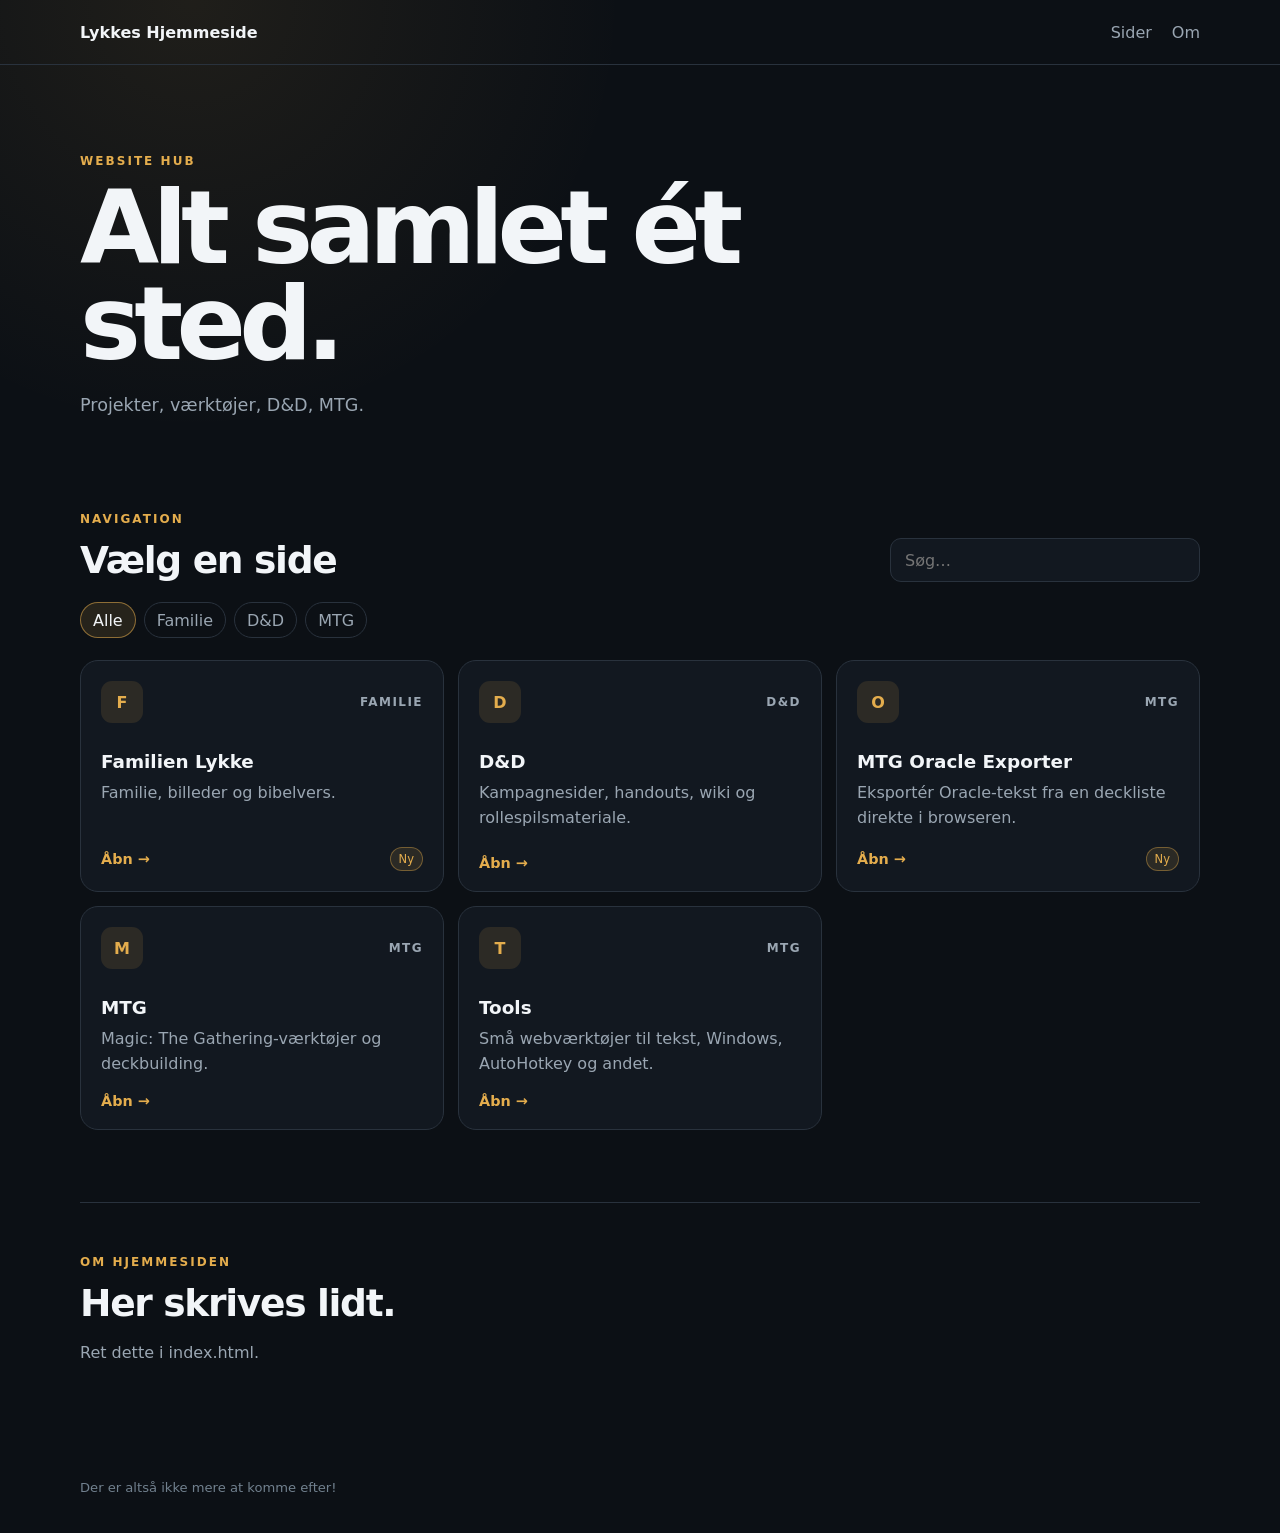
<file: index.html>
<!doctype html>
<html lang="da">
<head>
  <meta charset="utf-8">
  <meta name="viewport" content="width=device-width, initial-scale=1">
  <meta name="description" content="Samlet hub for projekter og værktøjer.">
  <title>Hub</title>
  <link rel="stylesheet" href="style.css">
</head>
<body>
  <header class="topbar">
    <a class="brand" id="brand" href="./">Hub</a>
    <nav><a href="#pages">Sider</a><a href="#about">Om</a></nav>
  </header>

  <main>
    <section class="hero">
      <p class="eyebrow" id="eyebrow"></p>
      <h1 id="title"></h1>
      <p class="intro" id="tagline"></p>
    </section>

    <section class="hub" id="pages">
      <div class="section-head">
        <div>
          <p class="eyebrow">NAVIGATION</p>
          <h2>Vælg en side</h2>
        </div>
        <input id="search" type="search" placeholder="Søg…" aria-label="Søg i sider">
      </div>

      <div id="filters" class="filters"></div>
      <div id="grid" class="grid"></div>
      <p id="empty" class="empty hidden">Ingen sider matcher.</p>
    </section>

    <section class="about" id="about">
      <p class="eyebrow">OM HJEMMESIDEN</p>
      <h2>Her skrives lidt.</h2>
      <p>Ret dette i index.html.</p>
    </section>
  </main>

  <footer id="footer"></footer>

  <script src="pages.js"></script>
  <script src="app.js"></script>
</body>
</html>
</file>
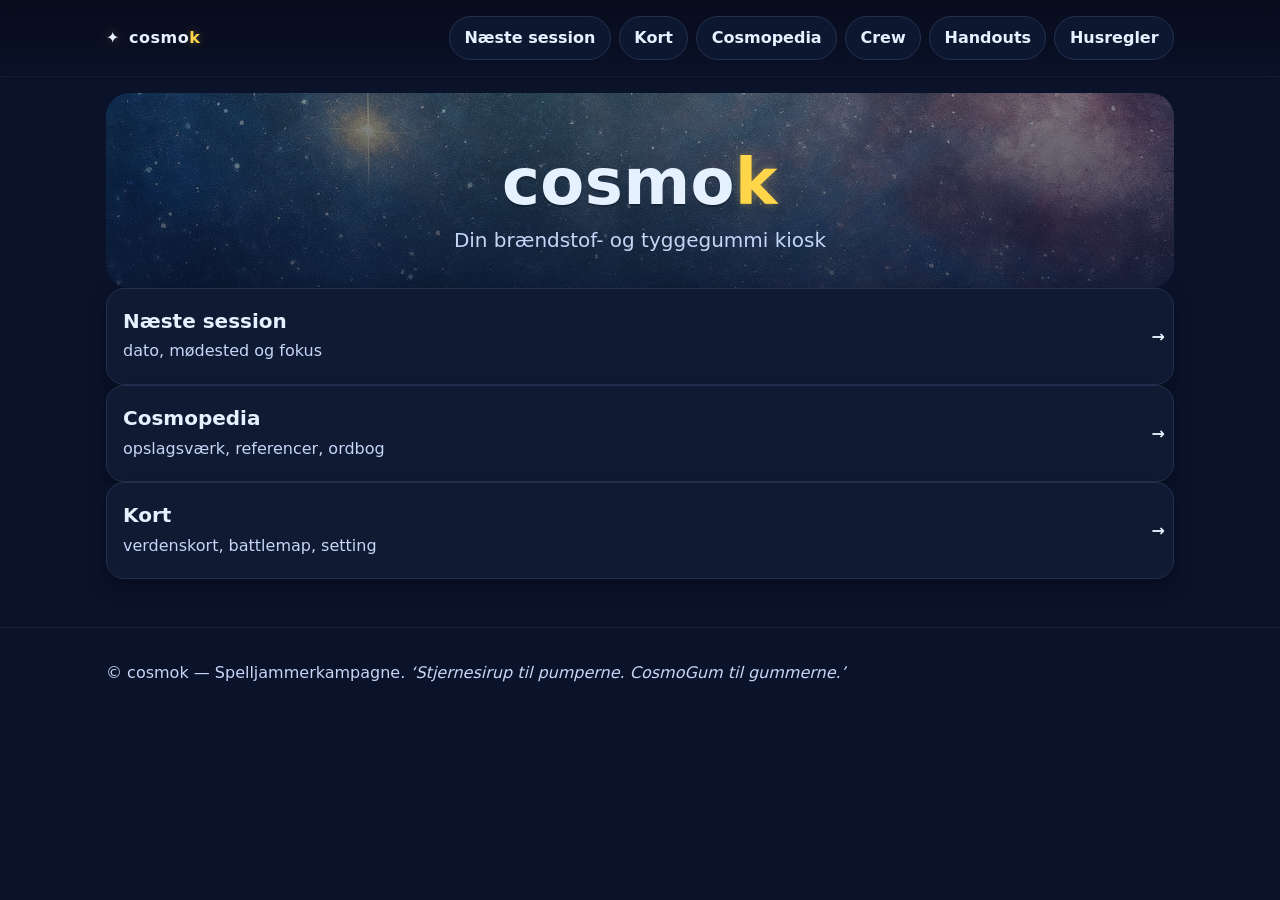
<file: DnD/Website/index.html>
<!doctype html>
<html lang="da">
<head>
  <meta charset="utf-8" />
  <meta name="viewport" content="width=device-width, initial-scale=1" />
  <title>cosmok — Din brændstof & tyggegummi kiosk</title>
  <meta name="description" content="cosmok: Spelljammer-kiosk for kampagnen. Næste session, Cosmipedia og kort — alt samlet ét sted." />
  <meta property="og:title" content="cosmok" />
  <meta property="og:description" content="Din brændstof & tyggegummi kiosk til Spelljammer-kampagnen." />
  <meta property="og:type" content="website" />
  <meta name="twitter:card" content="summary" />
  <link rel="icon" href="assets/favicon.svg">
  <link rel="stylesheet" href="assets/css/base.css" />
</head>
<body>
  <a class="skip-link" href="#main">Spring til indhold</a>

  <header class="site-header" role="banner">
    <div class="wrap">
      <a class="brand" href="./" aria-label="cosmok forside">
        <span class="icon" aria-hidden="true">✦</span>
        <span class="wordmark">cosmo<span class="mark">k</span></span>
      </a>
      <nav class="site-nav" aria-label="Global navigation">
        <ul>
          <li><a href="next/">Næste session</a></li>
          <li><a href="map/">Kort</a></li>
          <li><a href="wiki/">Cosmopedia</a></li>
          <li><a href="crew/">Crew</a></li>
          <li><a href="handouts/">Handouts</a></li>
          <li><a href="rules/">Husregler</a></li>
        </ul>
      </nav>
    </div>
  </header>

  <main id="main" class="wrap">
    <section class="hero">
      <h1 class="hero-title">cosmo<span class="mark">k</span></h1>
      <p class="hero-tag">Din brændstof- og tyggegummi kiosk</p>
    </section>

    <!-- <section aria-labelledby="quicklinks-title" class="card-grid"> 
      <h2 id="quicklinks-title" class="sr-only">Hurtig adgang</h2> -->

      <a class="card link-card" href="next/" aria-label="Næste session: dato, mødested og fokus">
        <div class="card-body">
          <h3 class="card-title">Næste session</h3>
          <p class="card-text">dato, mødested og fokus</p>
        </div>
        <span class="card-cta" aria-hidden="true">→</span>
      </a>

      <a class="card link-card" href="wiki/" aria-label="Cosmipedia: Opslagsværk, wiki">
        <div class="card-body">
          <h3 class="card-title">Cosmopedia</h3>
          <p class="card-text">opslagsværk, referencer, ordbog</p>
        </div>
        <span class="card-cta" aria-hidden="true">→</span>
      </a>

      <a class="card link-card" href="map/" aria-label="Kort: verdenskort, links mv.">
        <div class="card-body">
          <h3 class="card-title">Kort</h3>
          <p class="card-text">verdenskort, battlemap, setting</p>
        </div>
        <span class="card-cta" aria-hidden="true">→</span>
      </a>
    </section>
  </main>

  <footer class="site-footer">
    <div class="wrap">
      <p>© cosmok — Spelljammerkampagne. <em>‘Stjernesirup til pumperne. CosmoGum til gummerne.’</em></p>
      <!-- <p><a href="mailto:kasper.lykke.n@gmail.com">Kontakt DM</a></p> -->
    </div>
  </footer>
</body>
</html>
</file>
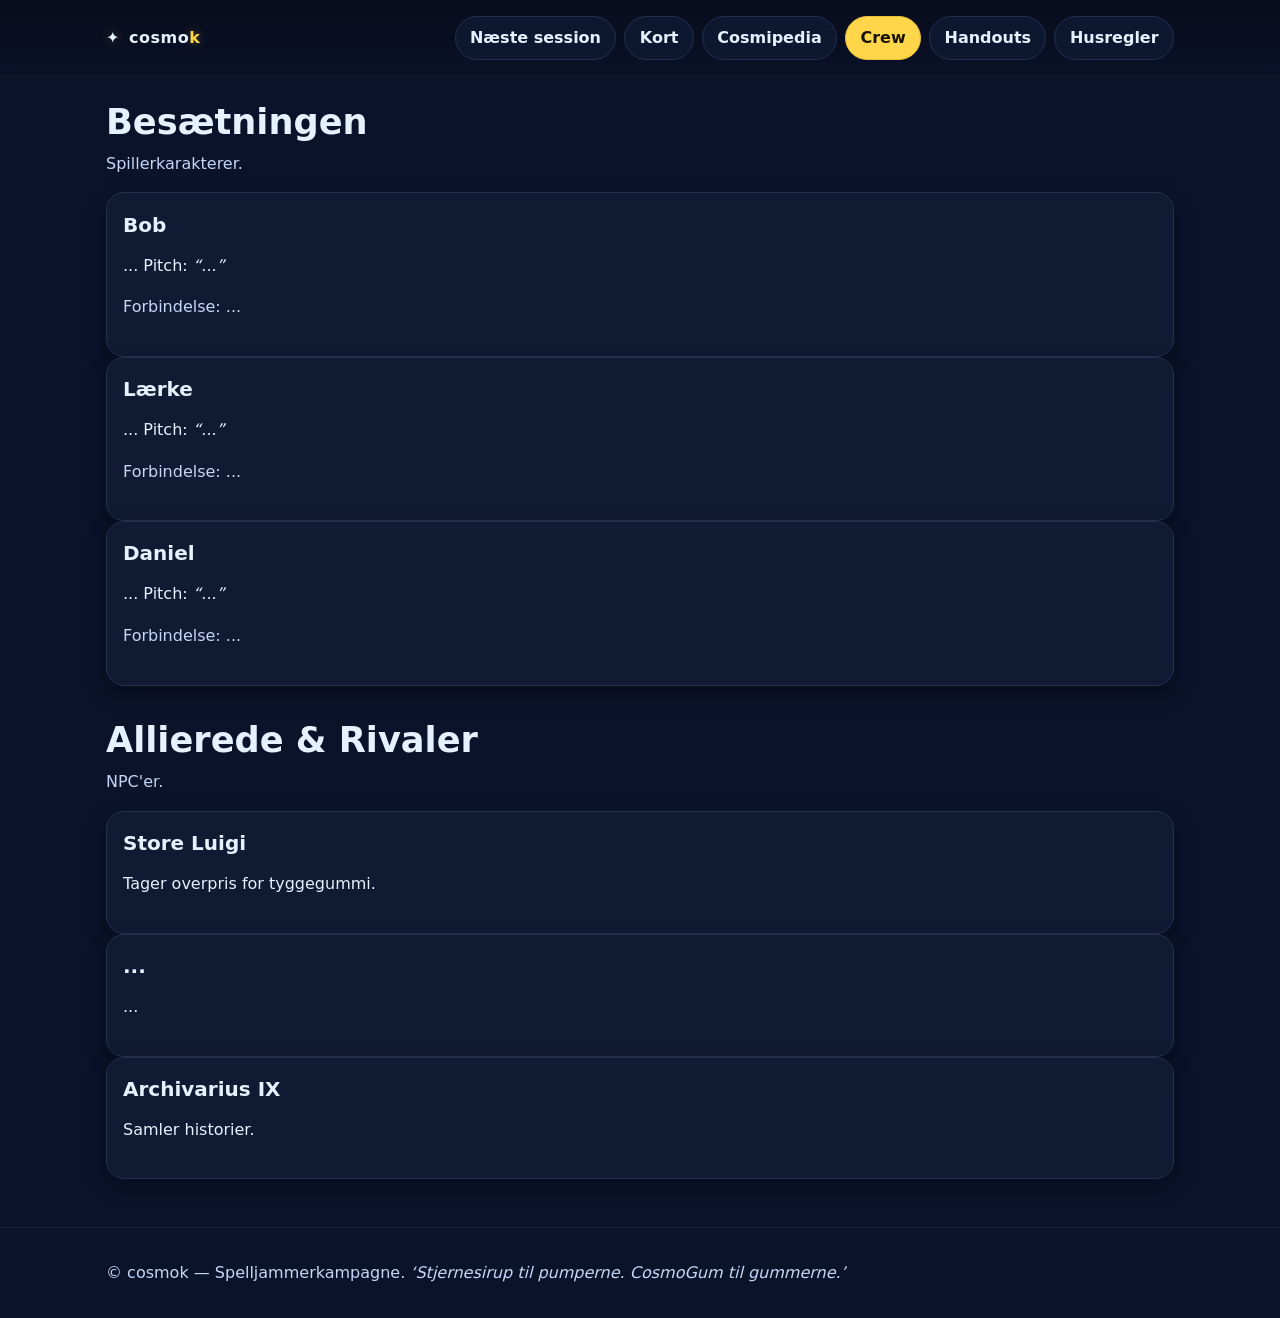
<file: DnD/Website/crew/index.html>
<!doctype html>
<html lang="da">
<head>
  <meta charset="utf-8" />
  <meta name="viewport" content="width=device-width, initial-scale=1" />
  <title>Crew — cosmok</title>
  <meta name="description" content="Spillerkarakterer, roller, relationer og et lille cast af NPC’er." />
  <meta property="og:title" content="Crew — cosmok" />
  <meta property="og:description" content="Besætningen samt allierede og rivaler i kampagnen." />
  <meta property="og:type" content="website" />
  <meta name="twitter:card" content="summary" />
  <link rel="icon" href="../assets/favicon.svg">
  <link rel="stylesheet" href="../assets/css/base.css" />
</head>
<body>
  <a class="skip-link" href="#main">Spring til indhold</a>

  <header class="site-header" role="banner">
    <div class="wrap">
      <a class="brand" href="../">
        <span class="icon" aria-hidden="true">✦</span>
        <span class="wordmark">cosmo<span class="mark">k</span></span>
      </a>
      <nav class="site-nav" aria-label="Global navigation">
        <ul>
          <li><a href="../next/">Næste session</a></li>
          <li><a href="../map/">Kort</a></li>
          <li><a href="../wiki/">Cosmipedia</a></li>
          <li><a href="../crew/" aria-current="page">Crew</a></li>
          <li><a href="../handouts/">Handouts</a></li>
          <li><a href="../rules/">Husregler</a></li>
        </ul>
      </nav>
    </div>
  </header>

  <main id="main" class="wrap">

    <!-- OVERSRKIFT 1 -->
    <header class="page-intro">
      <h1>Besætningen</h1>
      <p class="lede">Spillerkarakterer.</p>
    </header>

    <!--<section aria-labelledby="pcer" class="card-grid">
      <h2 id="pcer" class="sr-only">Spillerkarakterer</h2>-->

      <!-- Spillere -->
      <article class="card">
        <div class="card-body">
          <h3>Bob</h3>
          <p>... Pitch: <em>“...”</em></p>
          <p class="muted">Forbindelse: ...</p>
        </div>
      </article>

      <article class="card">
        <div class="card-body">
          <h3>Lærke</h3>
          <p>... Pitch: <em>“...”</em></p>
          <p class="muted">Forbindelse: ...</p>
        </div>
      </article>

      <article class="card">
        <div class="card-body">
          <h3>Daniel</h3>
          <p>... Pitch: <em>“...”</em></p>
          <p class="muted">Forbindelse: ...</p>
        </div>
      </article>

    <br>
    <!-- OVERSRKIFT 2 -->
    <header class="page-intro">
      <h1>Allierede & Rivaler</h1>
      <p class="lede">NPC'er.</p>
    </header>

    <!--<section aria-labelledby="npcs" class="card-grid">
      <h2 id="npcs" class="section-title">Allierede & Rivaler</h2>-->

      <!-- Allierede & Rivaler -->
      <article class="card">
        <div class="card-body">
          <h3>Store Luigi</h3>
          <p>Tager overpris for tyggegummi.</p>
        </div>
      </article>

      <article class="card">
        <div class="card-body">
          <h3>...</h3>
          <p>...</p>
        </div>
      </article>


      <article class="card">
        <div class="card-body">
          <h3>Archivarius IX</h3>
          <p>Samler historier.</p>
        </div>
      </article>
    </section>
  </main>



<!-- Footer i bunden af siden -->
  <footer class="site-footer">
    <div class="wrap">
      <p>© cosmok — Spelljammerkampagne. <em>‘Stjernesirup til pumperne. CosmoGum til gummerne.’</em></p>
      <!-- <p><a href="mailto:kasper.lykke.n@gmail.com">Kontakt DM</a></p> -->
    </div>
  </footer>
</body>
</html>
</file>
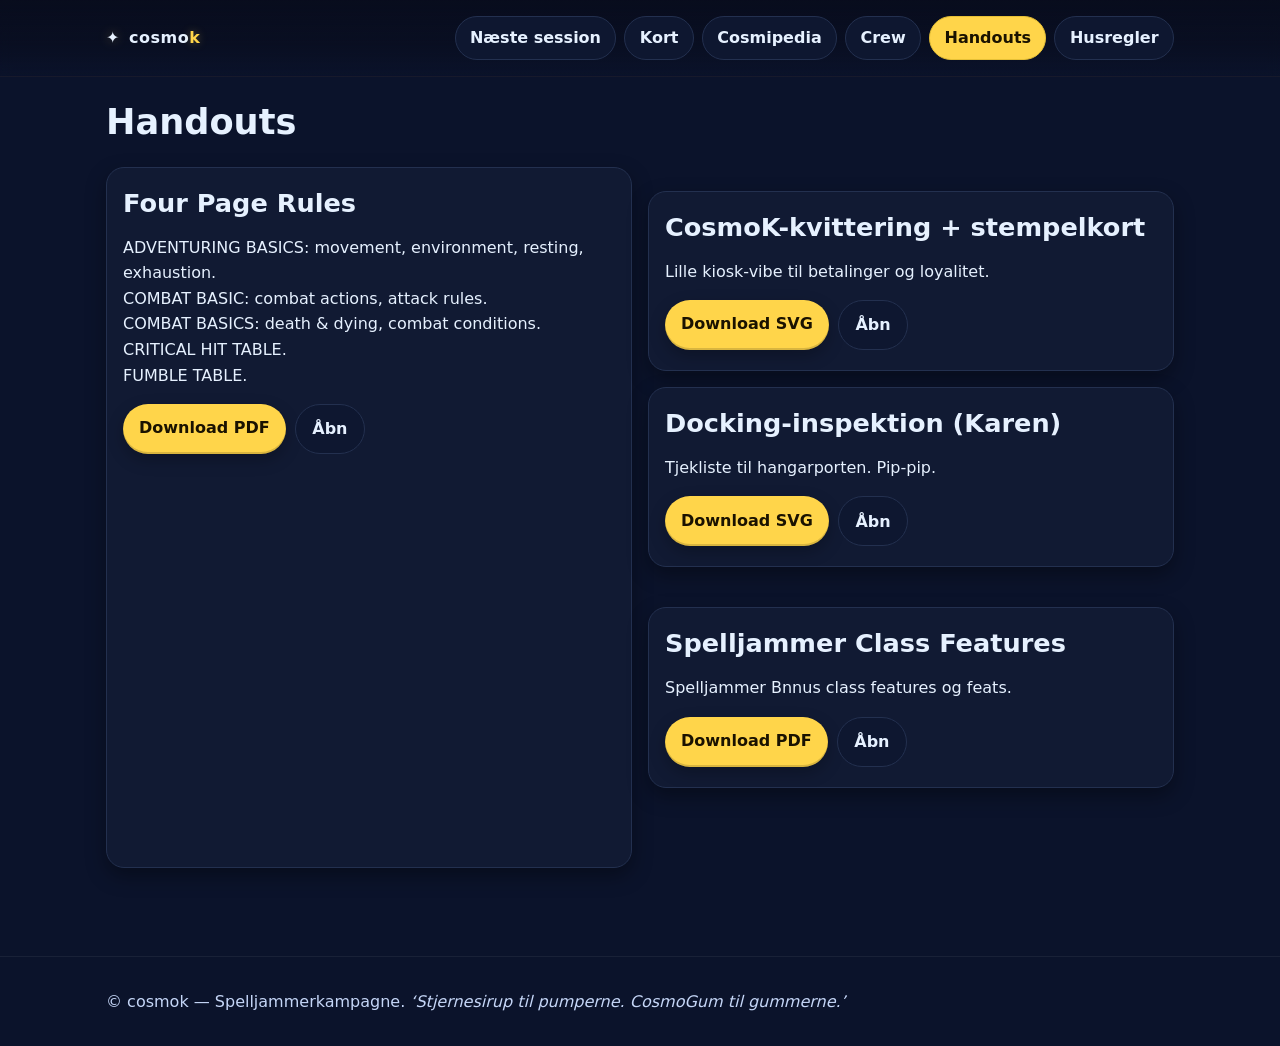
<file: DnD/Website/handouts/index.html>
<!doctype html>
<html lang="da">
<head>
  <meta charset="utf-8" />
  <meta name="viewport" content="width=device-width, initial-scale=1" />
  <title>Handouts — cosmok</title>
  <meta name="description" content="Props, links og printbare filer til bordet. A4-venligt ved print." />
  <meta property="og:title" content="Handouts — cosmok" />
  <meta property="og:description" content="Kvitteringer, VIP-pass, inspektioner og ur/clock. Printvenlig side." />
  <meta property="og:type" content="website" />
  <meta name="twitter:card" content="summary" />
  <link rel="icon" href="../assets/favicon.svg">
  <link rel="stylesheet" href="../assets/css/base.css" />
  <!-- Print CSS kun her -->
  <style media="print">
    @page { size: A4; margin: 12mm; }
    .site-header, .site-footer, .page-intro .lede { display:none !important; }
    body { background: #fff; color: #000; }
    .wrap { max-width: none; padding: 0; }
    .card-grid { display:block; }
    .card { break-inside: avoid; border-color: #000; box-shadow:none; margin-bottom: 10mm; }
    a.button { border:1px solid #000; color:#000 !important; }
    .print-note { display:block; color:#000; }
  </style>
</head>
<body>
  <a class="skip-link" href="#main">Spring til indhold</a>

  <header class="site-header" role="banner">
    <div class="wrap">
      <a class="brand" href="../">
        <span class="icon" aria-hidden="true">✦</span>
        <span class="wordmark">cosmo<span class="mark">k</span></span>
      </a>
      <nav class="site-nav" aria-label="Global navigation">
        <ul>
          <li><a href="../next/">Næste session</a></li>
          <li><a href="../map/">Kort</a></li>
          <li><a href="../wiki/">Cosmipedia</a></li>
          <li><a href="../crew/">Crew</a></li>
          <li><a href="../handouts/" aria-current="page">Handouts</a></li>
          <li><a href="../rules/">Husregler</a></li>
        </ul>
      </nav>
    </div>
  </header>

  <main id="main" class="wrap">
    <header class="page-intro">
      <h1>Handouts</h1>
     <!-- <p class="lede">Klar til bordet. Klik for at åbne eller højreklik for “Gem som…”</p>
      <p class="print-note muted">Tip: Ved print er layoutet A4-venligt.</p>-->
    </header>

<!-- Handout Cards: -->
    <section class="card-grid">
      <article class="card">
        <div class="card-body">
          <h2>Four Page Rules</h2>
          <p>
            ADVENTURING BASICS: movement, environment, resting, exhaustion.<br>
            COMBAT BASIC: combat actions, attack rules.<br>
            COMBAT BASICS: death & dying, combat conditions.<br>
            CRITICAL HIT TABLE.<br>
            FUMBLE TABLE.
          </p>
          <div class="btn-row">
            <a class="button" href="../assets/handouts/four-page-rules.pdf" download>Download PDF</a>
            <a class="button outline" href="../assets/handouts/four-page-rules.pdf" target="_blank" rel="noopener">Åbn</a>
          </div>
        </div>
      </article>


    <section class="card-grid">
      <article class="card">
        <div class="card-body">
          <h2>CosmoK-kvittering + stempelkort</h2>
          <p>Lille kiosk-vibe til betalinger og loyalitet.</p>
          <div class="btn-row">
            <a class="button" href="../assets/handouts/receipt-stampcard.svg" download>Download SVG</a>
            <a class="button outline" href="../assets/handouts/receipt-stampcard.svg" target="_blank" rel="noopener">Åbn</a>
          </div>
        </div>
      </article>

      <article class="card">
        <div class="card-body">
          <h2>Docking-inspektion (Karen)</h2>
          <p>Tjekliste til hangarporten. Pip-pip.</p>
          <div class="btn-row">
            <a class="button" href="../assets/handouts/docking-inspection.svg" download>Download SVG</a>
            <a class="button outline" href="../assets/handouts/docking-inspection.svg" target="_blank" rel="noopener">Åbn</a>
          </div>
        </div>
      </article>

    <section class="card-grid">
      <article class="card">
        <div class="card-body">
          <h2>Spelljammer Class Features</h2>
          <p>
            Spelljammer Bnnus class features og feats.
          </p>
          <div class="btn-row">
            <a class="button" href="../assets/handouts/Spelljammer Class Features.pdf" download>Download PDF</a>
            <a class="button outline" href="../assets/handouts/Spelljammer Class Features.pdf" target="_blank" rel="noopener">Åbn</a>
          </div>
        </div>
      </article>



    </section>
  </main>



  <!-- Footer nederst på siden -->
  <footer class="site-footer">
    <div class="wrap">
      <p>© cosmok — Spelljammerkampagne. <em>‘Stjernesirup til pumperne. CosmoGum til gummerne.’</em></p>
      <!-- <p><a href="mailto:kasper.lykke.n@gmail.com">Kontakt DM</a></p> -->
    </div>
  </footer>
</body>
</html>
</file>
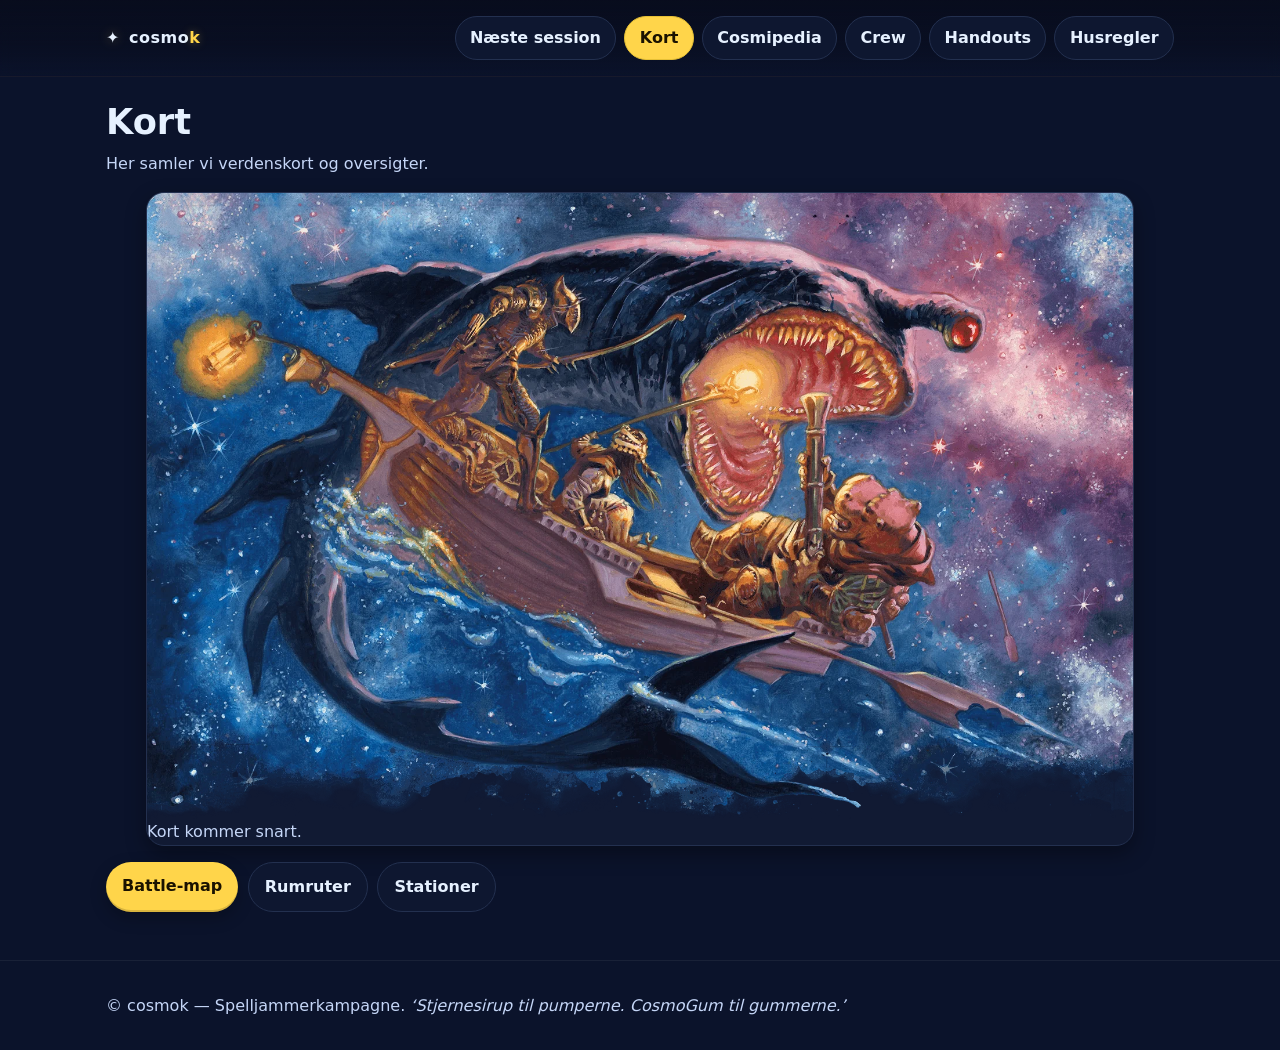
<file: DnD/Website/map/index.html>
<!doctype html>
<html lang="da">
<head>
  <meta charset="utf-8" />
  <meta name="viewport" content="width=device-width, initial-scale=1" />
  <title>Kort — cosmok</title>
  <meta name="description" content="Her samler vi verdenskort og oversigter. Placeholder vises indtil kortet er klar." />
  <meta property="og:title" content="Kort — cosmok" />
  <meta property="og:description" content="Verdenskort, oversigter og eksterne henvisninger." />
  <meta property="og:type" content="website" />
  <meta name="twitter:card" content="summary" />
  <link rel="icon" href="../assets/favicon.svg">
  <link rel="stylesheet" href="../assets/css/base.css" />
</head>
<body>
  <a class="skip-link" href="#main">Spring til indhold</a>

  <header class="site-header" role="banner">
    <div class="wrap">
      <a class="brand" href="../">
        <span class="icon" aria-hidden="true">✦</span>
        <span class="wordmark">cosmo<span class="mark">k</span></span>
      </a>
      <nav class="site-nav" aria-label="Global navigation">
        <ul>
          <li><a href="../next/">Næste session</a></li>
          <li><a href="../map/" aria-current="page">Kort</a></li>
          <li><a href="../wiki/">Cosmipedia</a></li>
          <li><a href="../crew/">Crew</a></li>
          <li><a href="../handouts/">Handouts</a></li>
          <li><a href="../rules/">Husregler</a></li>
        </ul>
      </nav>
    </div>
  </header>

  <main id="main" class="wrap">
    <header class="page-intro">
      <h1>Kort</h1>
      <p class="lede">Her samler vi verdenskort og oversigter.</p>
    </header>

    <figure class="card">
      <img src="../assets/img/spelljammer-shark.jpg" alt="Pladsholder for verdenskort: mørk gradient med ✦ og teksten 'Kort kommer snart'." />
      <figcaption class="muted"> Kort kommer snart.</figcaption>
    </figure>

    <div class="btn-row">
      <a class="button" href="#" role="button">Battle-map</a>
      <a class="button outline" href="#" role="button">Rumruter</a>
      <a class="button outline" href="#" role="button">Stationer</a>
    </div>
  </main>

  <footer class="site-footer">
    <div class="wrap">
      <p>© cosmok — Spelljammerkampagne. <em>‘Stjernesirup til pumperne. CosmoGum til gummerne.’</em></p>
    </div>
  </footer>
</body>
</html>
</file>
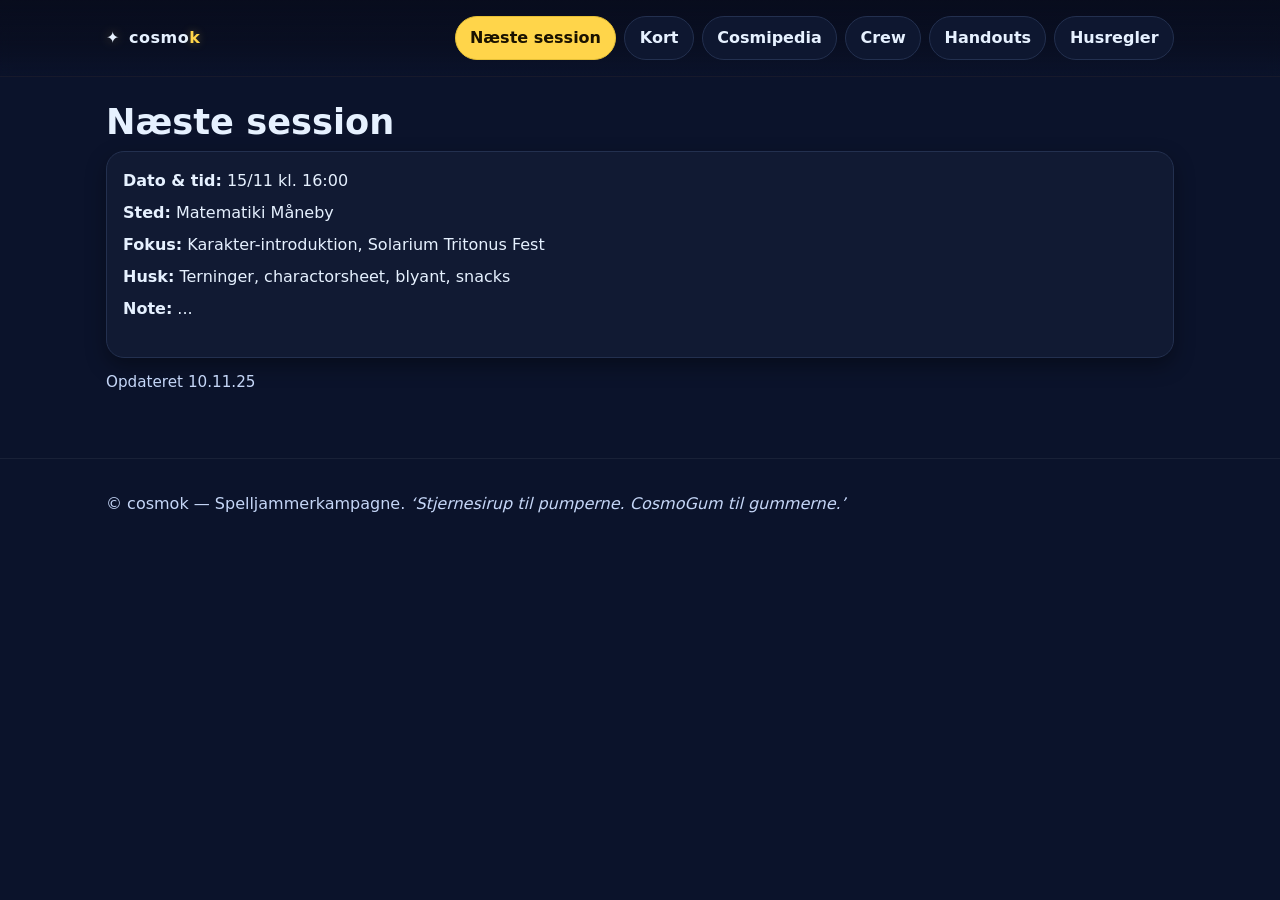
<file: DnD/Website/next/index.html>
<!doctype html>
<html lang="da">
<head>
  <meta charset="utf-8" />
  <meta name="viewport" content="width=device-width, initial-scale=1" />
  <title>Næste session — cosmok</title>
  <meta name="description" content="Alt om næste session: dato, tid, sted, fokus og huskeliste." />
  <meta property="og:title" content="Næste session — cosmok" />
  <meta property="og:description" content="Dato, tid, sted, fokus, huskeliste og team-tjek." />
  <meta property="og:type" content="website" />
  <meta name="twitter:card" content="summary" />
  <link rel="icon" href="../assets/favicon.svg">
  <link rel="stylesheet" href="../assets/css/base.css" />
</head>
<body>
  <a class="skip-link" href="#main">Spring til indhold</a>

  <header class="site-header" role="banner">
    <div class="wrap">
      <a class="brand" href="../">
        <span class="icon" aria-hidden="true">✦</span>
        <span class="wordmark">cosmo<span class="mark">k</span></span>
      </a>
      <nav class="site-nav" aria-label="Global navigation">
        <ul>
          <li><a href="../next/" aria-current="page">Næste session</a></li>
          <li><a href="../map/">Kort</a></li>
          <li><a href="../wiki/">Cosmipedia</a></li>
          <li><a href="../crew/">Crew</a></li>
          <li><a href="../handouts/">Handouts</a></li>
          <li><a href="../rules/">Husregler</a></li>
        </ul>
      </nav>
    </div>
  </header>

  <main id="main" class="wrap">
    <header class="page-intro">
      <h1>Næste session</h1>
      <!--<p class="lede">Kort, klart, kosmisk.</p>-->
    </header>

    <section class="card">
      <div class="card-body">
        <ul class="details">
          <li><strong>Dato & tid:</strong> 15/11 kl. 16:00</li>
          <li><strong>Sted:</strong> Matematiki Måneby</li>
          <li><strong>Fokus:</strong> Karakter-introduktion, Solarium Tritonus Fest</li>
          <li><strong>Husk:</strong> Terninger, charactorsheet, blyant, snacks</li>
          <li><strong>Note:</strong> ...</li>
        </ul>
        <!-- <fieldset class="checklist">
          <legend>Team-tjek</legend>
          <label><input type="checkbox"> Pilot</label>
          <label><input type="checkbox"> Maskinist</label>
          <label><input type="checkbox"> Spejder</label>
          <label><input type="checkbox"> Ansigt</label>
        </fieldset>
        <p class="note">Spørgsmål? Ping på gruppetråden.</p> -->
      </div>
    </section>

    <p class="updated">Opdateret 10.11.25</p>
  </main>

  <footer class="site-footer">
    <div class="wrap">
      <p>© cosmok — Spelljammerkampagne. <em>‘Stjernesirup til pumperne. CosmoGum til gummerne.’</em></p>
    </div>
  </footer>
</body>
</html>
</file>
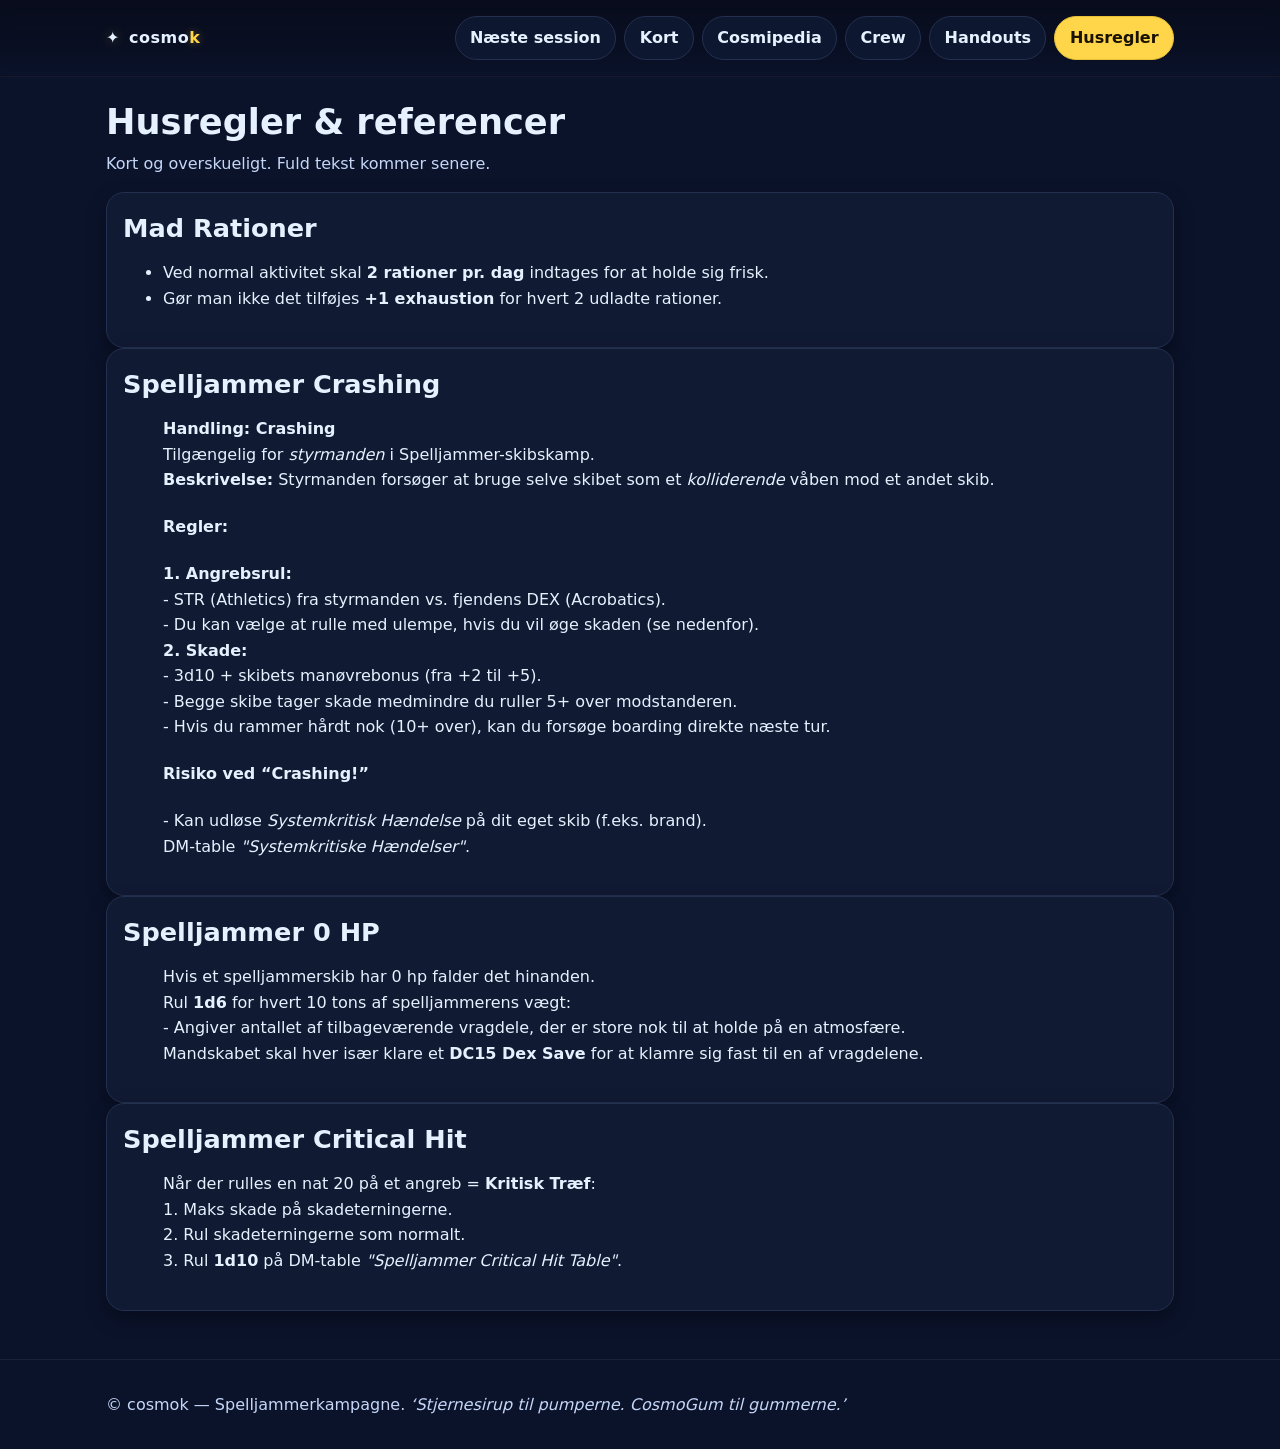
<file: DnD/Website/rules/index.html>
<!doctype html>
<html lang="da">
<head>
  <meta charset="utf-8" />
  <meta name="viewport" content="width=device-width, initial-scale=1" />
  <title>Husregler — cosmok</title
  ><meta name="description" content="Korte referencer: køretøjer, heist-rammer, kosmisk kaos og parasit-fristelser." />
  <meta property="og:title" content="Husregler — cosmok" />
  <meta property="og:description" content="3 faser, 3 succeser før 2 fejl (DC 13–15), ur/clock, køretøjer og fristelser." />
  <meta property="og:type" content="website" />
  <meta name="twitter:card" content="summary" />
  <link rel="icon" href="../assets/favicon.svg">
  <link rel="stylesheet" href="../assets/css/base.css" />
</head>
<body>
  <a class="skip-link" href="#main">Spring til indhold</a>

  <header class="site-header" role="banner">
    <div class="wrap">
      <a class="brand" href="../">
        <span class="icon" aria-hidden="true">✦</span>
        <span class="wordmark">cosmo<span class="mark">k</span></span>
      </a>
      <nav class="site-nav" aria-label="Global navigation">
        <ul>
          <li><a href="../next/">Næste session</a></li>
          <li><a href="../map/">Kort</a></li>
          <li><a href="../wiki/">Cosmipedia</a></li>
          <li><a href="../crew/">Crew</a></li>
          <li><a href="../handouts/">Handouts</a></li>
          <li><a href="../rules/" aria-current="page">Husregler</a></li>
        </ul>
      </nav>
    </div>
  </header>


  <main id="main" class="wrap">
    <header class="page-intro">
      <h1>Husregler & referencer</h1>
      <p class="lede">Kort og overskueligt. Fuld tekst kommer senere.</p>
    </header>

<!-- Regler: -->
    <section class="card">
      <div class="card-body">
        <h2 id="mad-rationer">Mad Rationer</h2>
        <ul>
          <li>Ved normal aktivitet skal <b>2 rationer pr. dag</b> indtages for at holde sig frisk.</li>
          <li>Gør man ikke det tilføjes <b>+1 exhaustion</b> for hvert 2 udladte rationer.</li>
        </ul>
      </div>
    </section>


    <section class="card">
      <div class="card-body">
        <h2 id="spelljammer-crashing">Spelljammer Crashing</h2>
        <ul>
          <h3></h2><b>Handling: Crashing</b><h/><br>
          Tilgængelig for <i>styrmanden</i> i Spelljammer-skibskamp.<br>
          <b>Beskrivelse:</b> Styrmanden forsøger at bruge selve skibet som et <i>kolliderende</i> våben mod et andet skib.<br>
          <h4><b>Regler:</b></h4>
          <b>1. Angrebsrul:</b><br>
            - STR (Athletics) fra styrmanden vs. fjendens DEX (Acrobatics).<br>
            - Du kan vælge at rulle med ulempe, hvis du vil øge skaden (se nedenfor).<br>
          <b>2. Skade:</b><br>
            - 3d10 + skibets manøvrebonus (fra +2 til +5).<br>
            - Begge skibe tager skade medmindre du ruller 5+ over modstanderen.<br>
            - Hvis du rammer hårdt nok (10+ over), kan du forsøge boarding direkte næste tur.<br>
          <h4><b>Risiko ved “Crashing!”</b></h4>
            - Kan udløse <i>Systemkritisk Hændelse</i> på dit eget skib (f.eks. brand).<br>
          DM-table <i>"Systemkritiske Hændelser"</i>.
        </ul>
      </div>
    </section>


    <section class="card">
      <div class="card-body">
        <h2 id="spelljammer-0-hp">Spelljammer 0 HP</h2>
        <ul>
          Hvis et spelljammerskib har 0 hp falder det hinanden.<br>
          Rul <b>1d6</b> for hvert 10 tons af spelljammerens vægt:<br>
          - Angiver antallet af tilbageværende vragdele, der er store nok til at holde på en atmosfære.<br>
          Mandskabet skal hver især klare et <b>DC15 Dex Save</b> for at klamre sig fast til en af vragdelene.
        </ul>
      </div>
    </section>


    <section class="card">
      <div class="card-body">
        <h2 id="spelljammer-critical-hit">Spelljammer Critical Hit</h2>
        <ul>
          Når der rulles en nat 20 på et angreb = <b>Kritisk Træf</b>:<br>
          1. Maks skade på skadeterningerne.<br>
          2. Rul skadeterningerne som normalt.<br>
          3. Rul <b>1d10</b> på DM-table <i>"Spelljammer Critical Hit Table"</i>.

        </ul>
      </div>
    </section>

    

<!-- Skabeloner:
    <section class="card" id="ID-NAVN">
      <div class="card-body">
        <h2>Navn</h2>
        <p><strong>3 faser</strong> (Plan, Indtrængning, Flugt). <strong>3 succeser før 2 fejl</strong>. <strong>DC 13–15</strong> efter modstand.</p>
        <ul>
          <li>Spil montage i Plan-fasen: én montage-gevinst per PC.</li>
          <li>Indtrængning: Brug miljøet; opbyg pres og ure.</li>
          <li>Flugt: Sæt indsatserne i brand (bogstaveligt/metaforisk).</li>
        </ul>
      </div>
    </section>

    <section class="card">
      <div class="card-body">
        <h2>Navn</h2>
        <p>Trigger ved dristige valg, høje rul og tidspres. Når uret fyldes, <em>sker der noget mærkeligt</em>.</p>
        <ul>
          <li>+1 felt: Støj, efterladte spor, eller “uhørt energi”.</li>
          <li>+2 felter: Vagtpatrulje, anomal storm, eller rivaler.</li>
          <li>Fuld ur: Scene-twist, tab, eller uimodståelig fristelse.</li>
        </ul>
      </div>
    </section>
  -->

    <!--<p class="muted">Fuld note samling: <a href="#" rel="nofollow">kommer senere</a>.</p>-->
  </main>



  <!-- Footer nederst på siden -->
  <footer class="site-footer">
    <div class="wrap">
      <p>© cosmok — Spelljammerkampagne. <em>‘Stjernesirup til pumperne. CosmoGum til gummerne.’</em></p>
      <!-- <p><a href="mailto:kasper.lykke.n@gmail.com">Kontakt DM</a></p> -->
    </div>
  </footer>
</body>
</html>
</file>
<file: style.css>
:root{
  color-scheme:dark;--bg:#0c1015;--panel:#121820;--panel2:#171f29;
  --border:#29323d;--text:#f2f5f8;--muted:#9aa6b2;--accent:#e4ad4d;
  --soft:rgb(228 173 77 / .12);--max:1120px
}
*{box-sizing:border-box}
html{scroll-behavior:smooth;background:var(--bg)}
body{
  margin:0;min-height:100vh;color:var(--text);
  background:radial-gradient(circle at 15% 0%,rgb(228 173 77 / .09),transparent 27rem),var(--bg);
  font-family:Inter,ui-sans-serif,system-ui,-apple-system,"Segoe UI",sans-serif
}
a{color:inherit}
.topbar,.hero,.hub,.about,footer{width:min(var(--max),calc(100% - 32px));margin:auto}
.topbar{
  min-height:64px;display:flex;align-items:center;justify-content:space-between;gap:24px
}
.topbar nav{display:flex;gap:20px}
.topbar nav a{color:var(--muted);text-decoration:none}
.brand{font-weight:800;text-decoration:none}
body:before{
  content:"";position:absolute;left:0;right:0;top:64px;border-bottom:1px solid var(--border)
}
.hero{padding:90px 0 58px}
.eyebrow{
  margin:0 0 12px;color:var(--accent);font-size:.75rem;font-weight:800;letter-spacing:.17em
}
h1,h2,h3,p{margin-top:0}
h1{max-width:900px;margin-bottom:18px;font-size:clamp(2.8rem,8vw,6.5rem);line-height:.94;letter-spacing:-.065em}
h2{margin-bottom:0;font-size:clamp(1.6rem,3vw,2.35rem);letter-spacing:-.035em}
.intro{max-width:760px;margin:0;color:var(--muted);font-size:1.1rem;line-height:1.7}
.hub{padding:34px 0 72px}
.section-head{display:flex;align-items:end;justify-content:space-between;gap:24px;margin-bottom:20px}
#search{
  width:min(310px,100%);min-height:44px;padding:10px 14px;border:1px solid var(--border);
  border-radius:11px;outline:none;background:var(--panel);color:var(--text);font:inherit
}
#search:focus{border-color:var(--accent);box-shadow:0 0 0 3px rgb(228 173 77 / .1)}
.filters{display:flex;flex-wrap:wrap;gap:8px;margin-bottom:22px}
.filter{
  min-height:36px;padding:7px 12px;border:1px solid var(--border);border-radius:999px;
  cursor:pointer;background:transparent;color:var(--muted);font:inherit
}
.filter:hover,.filter[aria-pressed=true]{border-color:rgb(228 173 77 / .55);background:var(--soft);color:var(--text)}
.grid{display:grid;grid-template-columns:repeat(12,1fr);gap:14px}
.card{
  grid-column:span 4;min-height:215px;display:flex;flex-direction:column;padding:20px;
  border:1px solid var(--border);border-radius:18px;background:var(--panel);text-decoration:none;
  transition:.15s ease
}
.card:hover{transform:translateY(-3px);border-color:rgb(228 173 77 / .48);background:var(--panel2)}
.card-top{display:flex;align-items:center;justify-content:space-between;gap:14px;margin-bottom:28px}
.icon{
  width:42px;height:42px;display:grid;place-items:center;border-radius:11px;
  background:var(--soft);color:var(--accent);font-weight:800
}
.category{color:var(--muted);font-size:.75rem;font-weight:800;letter-spacing:.12em;text-transform:uppercase}
.card h3{margin-bottom:9px;font-size:1.15rem}
.card p{color:var(--muted);line-height:1.55}
.card-bottom{margin-top:auto;display:flex;align-items:center;justify-content:space-between;gap:12px}
.card-bottom strong{color:var(--accent);font-size:.9rem}
.badge{padding:4px 8px;border:1px solid rgb(228 173 77 / .4);border-radius:999px;background:var(--soft);color:var(--accent);font-size:.72rem}
.about{padding:52px 0 72px;border-top:1px solid var(--border)}
.about p:last-child{max-width:720px;margin-top:14px;color:var(--muted);line-height:1.7}
code{padding:2px 6px;border:1px solid var(--border);border-radius:6px;background:var(--panel)}
footer{padding:26px 0 38px;color:#71808e;font-size:.82rem}
.hidden{display:none}
.empty{color:var(--muted);margin-top:28px}
@media(max-width:850px){.card{grid-column:span 6}}
@media(max-width:620px){
  .topbar,.hero,.hub,.about,footer{width:min(100% - 20px,var(--max))}
  .hero{padding:62px 0 38px}
  .section-head{align-items:stretch;flex-direction:column}
  #search{width:100%}
  .card{grid-column:1/-1;min-height:185px}
}
</file>
<file: DnD/Website/assets/css/base.css>
/* cosmok base.css — kun vanilla CSS. Mobil først. */
:root{
  --bg: #0B132B;
  --text: #E6F1FF;
  --text-dim: #c5d6f7;
  --primary: #FFD54A; /* stjerne-gul */
  --secondary: #0EA5E9; /* kølig blå */
  --surface-1: #111a33;
  --surface-2: #0e1730;
  --surface-3: #23304f;
  --shadow-1: 0 8px 20px rgba(0,0,0,.35);
  --shadow-2: 0 12px 28px rgba(0,0,0,.45);
  --radius: 18px;
  --wrap: 1100px;
}


/*Baseline / typografi
- Sørger for forudsigelig størrelse (padding tælles med).
- System-font stack for hurtig rendering, ingen eksterne fonts.
- Standard linkfarve = sekundær blå.*/

*{ box-sizing: border-box; }
html,body{ height:100%; }
body{
  margin:0;
  font-family: system-ui, Segoe UI, Roboto, Inter, sans-serif;
  background: var(--bg);
  color: var(--text);
  line-height: 1.6;
  -webkit-font-smoothing: antialiased;
  text-rendering: optimizeLegibility;
}

a{ color: var(--secondary); }
a:hover{ text-decoration: underline; }

/*Layout-utility*/
.wrap{
  max-width: var(--wrap);
  margin-inline: auto;
  padding: 1rem;
}

/*Header & navigation*/
.site-header{
  position: sticky; top:0; z-index: 30;
  background: linear-gradient(180deg, rgba(8,12,28,.9), rgba(8,12,28,.6) 60%, transparent);
  backdrop-filter: blur(6px);
  border-bottom: 1px solid rgba(255,255,255,.06);
}
.brand{
  display:flex; align-items:center; gap:.6rem;
  text-decoration: none; color: var(--text);
  font-weight: 700;
}
.brand .icon{ filter: drop-shadow(0 0 6px rgba(255,213,74,.35)); }
.brand .wordmark{text-transform: lowercase; letter-spacing:.5px;}

.site-header .wrap{
  display:flex; align-items:center; justify-content:space-between; gap:1rem;
}
.site-nav ul{
  list-style:none; margin:0; padding:0;
  display:flex; flex-wrap:wrap; gap:.5rem;
}
.site-nav a{
  display:inline-block;
  padding:.5rem .9rem;
  border-radius: 999px;
  border:1px solid var(--surface-3);
  background: var(--surface-2);
  text-decoration:none;
  color: var(--text);
  font-weight: 600;
}
.site-nav a[aria-current="page"]{
  background: var(--primary);
  color:#1a1200;
  border-color: #e6c036;
}
.site-nav a:hover{
  transform: translateY(-1px);
  box-shadow: var(--shadow-1);
  text-decoration:none;
}


/*Hero (typografi & grund-baggrund)*/
.hero{
  text-align:center;
  padding: 3.5rem 1rem 2rem;
  background:
    radial-gradient(1200px 600px at 50% -10%, rgba(14,165,233,.12), transparent 60%),
    radial-gradient(1000px 500px at 50% -30%, rgba(255,213,74,.15), transparent 65%);
  border-radius: 24px;
}
.hero-title{
  font-size: clamp(2.4rem, 6vw, 4rem);    /*clamp() gør størrelser flydende fra mobil → desktop.*/
  line-height:1.05; margin:0;
  letter-spacing:.5px;
  text-shadow: 0 2px 0 rgba(0,0,0,.25);
}
.hero-tag{ margin:.5rem 0 0; font-size: clamp(1rem, 2.5vw, 1.25rem); color: var(--text-dim); }

.page-intro .lede{ color: var(--text-dim); margin-top:.25rem; }


/*Cards & grids*/
.card-grid{
  margin-block: 1.5rem 2.5rem;
  display:grid; gap:1rem;
  grid-template-columns: repeat(auto-fit, minmax(260px, 1fr));    /*Auto-fit gør grid’et responsivt (så mange kolonner som der er plads til).*/
}
.card{
  background: var(--surface-1);
  border:1px solid var(--surface-3);
  border-radius: var(--radius);
  box-shadow: var(--shadow-1);
  overflow:hidden;
}
.card .card-body{ padding: 1rem 1rem 1.25rem; }
.card-title{ margin: .25rem 0 .35rem; font-size: 1.25rem; }
.card-text{ margin:0; color: var(--text-dim); }
.link-card{ position:relative; display:flex; justify-content:space-between; align-items:center; gap:1rem; text-decoration:none; color:inherit; }
.link-card:hover{ transform: translateY(-2px); box-shadow: var(--shadow-2); }   /*Kort får bløde hjørner, diskret kant og skygger.*/
.link-card .card-cta{ font-weight:700; margin-right:.5rem; }

/*Lister & formular-detaljer*/
.details{
  list-style:none; padding:0; margin:0 0 1rem 0;
}
.details li + li{ margin-top:.4rem; }

.checklist{
  display:flex; gap:1rem; flex-wrap:wrap;
  border:1px dashed var(--surface-3);
  padding: .75rem; border-radius: 12px;
}
.checklist input{ transform: translateY(1px); }

.btn-row{ display:flex; gap:.6rem; flex-wrap:wrap; }

/*Knapper*/
.button{
  display:inline-block; border: none; text-decoration:none; cursor:pointer;
  padding:.7rem 1rem; border-radius:999px; font-weight: 700;
  background: var(--primary); color:#1a1200;
  box-shadow: inset 0 -2px 0 rgba(0,0,0,.15), 0 6px 16px rgba(0,0,0,.25);
}
.button:hover{ transform: translateY(-1px); }
.button:active{ transform: translateY(0); }
.button.outline{
  background: var(--surface-2); color: var(--text);
  border:1px solid var(--surface-3); box-shadow:none;
}

/*Billeder*/
img{ max-width:100%; height:auto; display:block; }

/*Footer*/
.site-footer{
  border-top: 1px solid rgba(255,255,255,.06);
  margin-top: 2rem;
  color: var(--text-dim);
}
.site-footer a{ color: var(--secondary); }

.muted{ color: var(--text-dim); }

/*Tilgængelighed*/
/* Skip link for tilgængelighed */
.skip-link{
  position:absolute; left:-9999px; top:auto; width:1px; height:1px; overflow:hidden;    /* keyboard jump til main */
}
.skip-link:focus{
  position:fixed; left: 1rem; top: 1rem; width:auto; height:auto; padding:.6rem 1rem;
  background: var(--primary); color:#1a1200; border-radius: 999px; z-index:1000;
}

/* Fokusmarkeringer */
:focus-visible{   /* keyboard-fokus style */
  outline: 3px solid var(--secondary);
  outline-offset: 2px;
  border-radius: 6px;
}

/*Headings*/
/* Typografi tweaks */
h1,h2,h3{ line-height:1.2; }
h1{ font-size: clamp(1.6rem, 4.5vw, 2.2rem); margin: .5rem 0; }
h2{ font-size: clamp(1.25rem, 3.5vw, 1.6rem); margin: .25rem 0 .25rem; }
h3{ font-size: clamp(1.1rem, 3vw, 1.25rem); margin:.2rem 0; }

.section-title{ margin-top: .5rem; }

.updated{ color: var(--text-dim); font-size:.95rem; margin-top: .75rem; }

/* Fremhæv gul k/K i wordmark/hero */
.wordmark .mark,
.hero-title .mark{
  color: var(--primary);           /* #FFD54A */
  text-shadow: 0 0 8px rgba(255,213,74,.35);
}


/*Hero-baggrund med billede (overlægges ovenpå gradienterne)
- To hero-blokke er bevidst: den første laver glød, den anden lægger billedlag via ::before og en overlay via ::after.
- isolation:isolate giver egen stacking-kontekst, så pseudo-elementerne kan ligge bag indholdet uden at “slå igennem”.
- Sti-vinkel: CSS-filen ligger i assets/css/, billedet i assets/img/ → derfor ../img/....*/

/* Hero cosmok: baggrundsbillede bag titel */
.hero{
  position: relative;
  isolation: isolate;         /* eget stacking context, så ::before kan ligge bag indholdet */
  overflow: hidden;
}

.hero::before{
  content: "";
  position: absolute;
  inset: 0;
  background: url("../img/stars-hero-bg-ratio-2-1.jpg") center/cover no-repeat;
  opacity: .7;               /* justér efter smag */
  filter: saturate(.9) brightness(.85) contrast(1.05);
  z-index: -1;
}

/* let farveglød/overlay for kontrast (kan droppes) */
.hero::after{
  content: "";
  position: absolute;
  inset: 0;
  background:
/*
    radial-gradient(1200px 600px at 50% -10%, rgba(14,165,233,.20), transparent 60%),
    radial-gradient(1000px 500px at 50% -30%, rgba(255,213,74,.18), transparent 65%),
    linear-gradient(180deg, rgba(11,19,43,.10), rgba(11,19,43,.45) 60%, rgba(11,19,43,.65));
*/
    radial-gradient(1200px 600px at 50% -25%, rgba(14,165,233,.10), transparent 50%),
    radial-gradient(1000px 500px at 50% -35%, rgba(255,213,74,.10), transparent 55%),
    linear-gradient(180deg, rgba(11,19,43,.08), rgba(11,19,43,.40) 60%, rgba(11,19,43,.60));
  z-index: -1;
}
</file>
